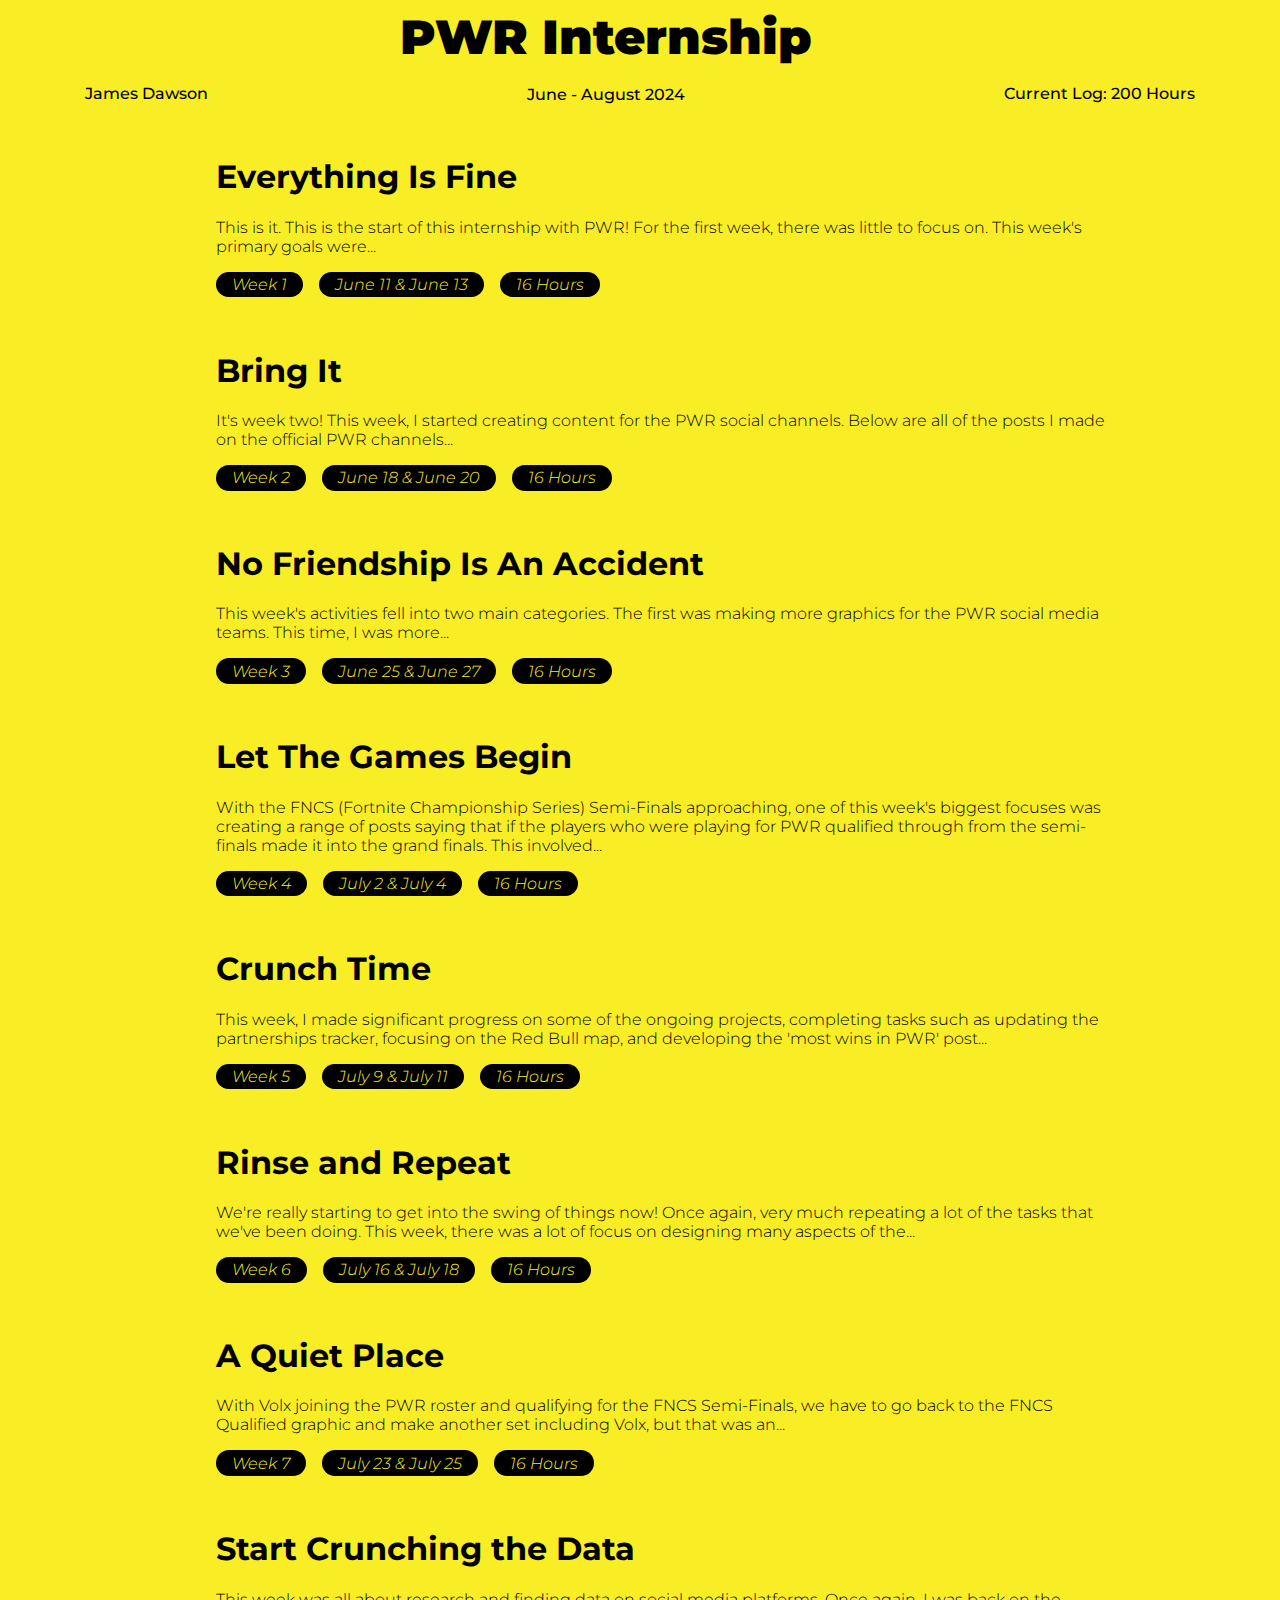
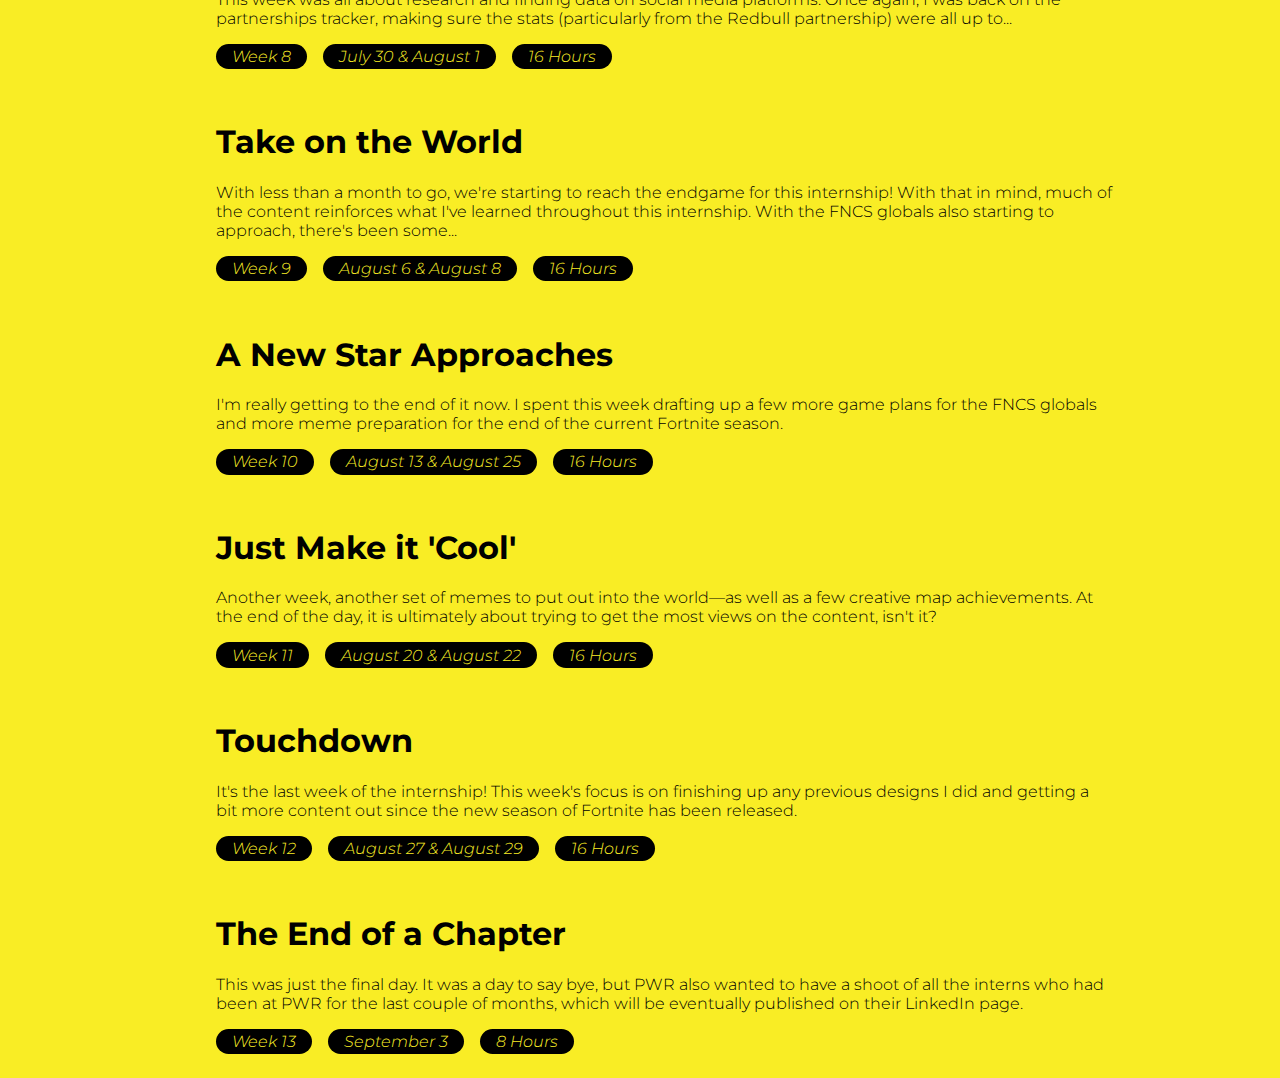
<file: index.html>
<!DOCTYPE html>

<html lang="en">

    <head>

        <meta charset="utf-8" name="viewport" content="width=device-width, initial-scale=1.0">

        <link rel="stylesheet" type="text/css" href="/style.css">

        <link rel="preconnect" href="https://fonts.googleapis.com">
        <link rel="preconnect" href="https://fonts.gstatic.com" crossorigin>
        <link href="https://fonts.googleapis.com/css2?family=Montserrat:ital,wght@0,100..900;1,100..900&display=swap" rel="stylesheet">

        <title>Internship | James Dawson</title>
    </head>

    <body>


        <header>
            <div class="infoContainer">
                <div class="infoItem infoName"><span class="scuff"><br><br><br><br></span>James Dawson</div>
                <div class="infoItem infoTitle"><div class="title">PWR Internship</div><span class="scuff"><br></span>June - August 2024</div>
                <div class="infoItem infoHours"><span class="scuff"><br><br><br><br></span>Current Log: 200 Hours</div>
            </div>
        </header>

        <main>

            <a href="01.html"><article>
                <h1>Everything Is Fine</h1>
                <p>
                    This is it. This is the start of this internship with PWR! For the first week, there was little to focus on. This week's primary goals were...</p>
                <div class="tagContainer">
                    <div class="tagItem">Week 1</div>
                    <div class="tagItem">June 11 & June 13</div>
                    <div class="tagItem">16 Hours</div>
                </div>
            </article></a>
            
            <a href="02.html"><article>
                <h1>Bring It</h1>
                <p>
                    It's week two! This week, I started creating content for the PWR social channels. Below are all of the posts I made on the official PWR channels...
                </p>
                <div class="tagContainer">
                    <div class="tagItem">Week 2</div>
                    <div class="tagItem">June 18 & June 20</div>
                    <div class="tagItem">16 Hours</div>
                </div>            
            </article></a>

            <a href="03.html"><article>
                <h1>No Friendship Is An Accident</h1>
                <p>
                    This week's activities fell into two main categories. The first was making more graphics for the PWR social media teams. This time, I was more...
                </p>
                <div class="tagContainer">
                    <div class="tagItem">Week 3</div>
                    <div class="tagItem">June 25 & June 27</div>
                    <div class="tagItem">16 Hours</div>
                </div>            
            </article></a>

            <a href="04.html"><article>
                <h1>Let The Games Begin</h1>
                <p>
                    With the FNCS (Fortnite Championship Series) Semi-Finals approaching, one of this week's biggest focuses was creating a range of posts saying that if the players who were playing for PWR qualified through from the semi-finals made it into the grand finals. This involved...                
                </p>
                <div class="tagContainer">
                    <div class="tagItem">Week 4</div>
                    <div class="tagItem">July 2 & July 4</div>
                    <div class="tagItem">16 Hours</div>
                </div>            
            </article></a>

            <a href="05.html"><article>
                <h1>Crunch Time</h1>
                <p>
                    This week, I made significant progress on some of the ongoing projects, completing tasks such as updating the partnerships tracker, focusing on the Red Bull map, and developing the 'most wins in PWR' post...                 </p>
                <div class="tagContainer">
                    <div class="tagItem">Week 5</div>
                    <div class="tagItem">July 9 & July 11</div>
                    <div class="tagItem">16 Hours</div>
                </div>            
            </article></a>

            <a href="06.html"><article>
                <h1>Rinse and Repeat</h1>
                <p>
                    We're really starting to get into the swing of things now! Once again, very much repeating a lot of the tasks that we've been doing. This week, there was a lot of focus on designing many aspects of the...                </p>
                <div class="tagContainer">
                    <div class="tagItem">Week 6</div>
                    <div class="tagItem">July 16 & July 18</div>
                    <div class="tagItem">16 Hours</div>
                </div>            
            </article></a>

            <a href="07.html"><article>
                <h1>A Quiet Place</h1>
                <p>
                    With Volx joining the PWR roster and qualifying for the FNCS Semi-Finals, we have to go back to the FNCS Qualified graphic and make another set including Volx, but that was an...                </p>
                <div class="tagContainer">
                    <div class="tagItem">Week 7</div>
                    <div class="tagItem">July 23 & July 25</div>
                    <div class="tagItem">16 Hours</div>
                </div>            
            </article></a>

            <a href="08.html"><article>
                <h1>Start Crunching the Data</h1>
                <p>
                    This week was all about research and finding data on social media platforms. Once again, I was back on the partnerships tracker, making sure the stats (particularly from the Redbull partnership) were all up to...
                                </p>
                <div class="tagContainer">
                    <div class="tagItem">Week 8</div>
                    <div class="tagItem">July 30 & August 1</div>
                    <div class="tagItem">16 Hours</div>
                </div>            
            </article></a>

            <a href="09.html"><article>
                <h1>Take on the World</h1>
                <p>
                    With less than a month to go, we're starting to reach the endgame for this internship! With that in mind, much of the content reinforces what I've learned throughout this internship. With the FNCS globals also starting to approach, there's been some...
                </p>
                <div class="tagContainer">
                    <div class="tagItem">Week 9</div>
                    <div class="tagItem">August 6 & August 8</div>
                    <div class="tagItem">16 Hours</div>
                </div>            
            </article></a>

            <a href="10.html"><article>
                <h1>A New Star Approaches</h1>
                <p>
                    I'm really getting to the end of it now. I spent this week drafting up a few more game plans for the FNCS globals and more meme preparation for the end of the current Fortnite season.
                </p>
                <div class="tagContainer">
                    <div class="tagItem">Week 10</div>
                    <div class="tagItem">August 13 & August 25</div>
                    <div class="tagItem">16 Hours</div>
                </div>            
            </article></a>

            <a href="11.html"><article>
                <h1>Just Make it 'Cool'</h1>
                <p>
                    Another week, another set of memes to put out into the world—as well as a few creative map achievements. At the end of the day, it is ultimately about trying to get the most views on the content, isn't it?
                </p>
                <div class="tagContainer">
                    <div class="tagItem">Week 11</div>
                    <div class="tagItem">August 20 & August 22</div>
                    <div class="tagItem">16 Hours</div>
                </div>            
            </article></a>

            <a href="12.html"><article>
                <h1>Touchdown</h1>
                <p>
                    It's the last week of the internship! This week's focus is on finishing up any previous designs I did and getting a bit more content out since the new season of Fortnite has been released.

                </p>
                <div class="tagContainer">
                    <div class="tagItem">Week 12</div>
                    <div class="tagItem">August 27 & August 29</div>
                    <div class="tagItem">16 Hours</div>
                </div>            
            </article></a>

            <a href="13.html"><article>
                <h1>The End of a Chapter</h1>
                <p>
                    This was just the final day. It was a day to say bye, but PWR also wanted to have a shoot of all the interns who had been at PWR for the last couple of months, which will be eventually published on their LinkedIn page.
                </p>
                <div class="tagContainer">
                    <div class="tagItem">Week 13</div>
                    <div class="tagItem">September 3</div>
                    <div class="tagItem">8 Hours</div>
                </div>            
            </article></a>

        </main>

    </body>

</html>
</file>
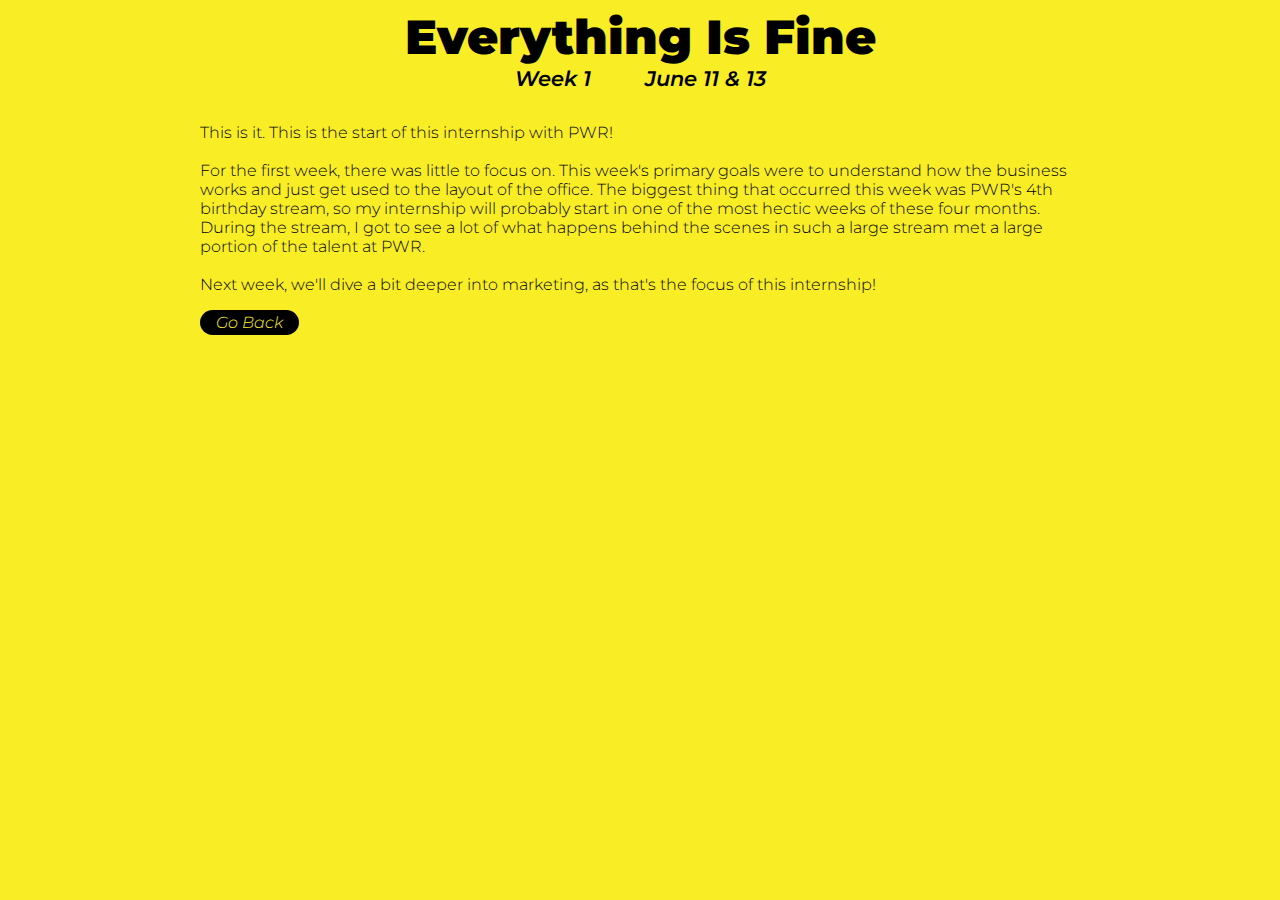
<file: 01.html>
<!DOCTYPE html>

<html lang="en">

    <head>

        <meta charset="utf-8" name="viewport" content="width=device-width, initial-scale=1.0">

        <link rel="stylesheet" type="text/css" href="/style.css">

        <link rel="preconnect" href="https://fonts.googleapis.com">
        <link rel="preconnect" href="https://fonts.gstatic.com" crossorigin>
        <link href="https://fonts.googleapis.com/css2?family=Montserrat:ital,wght@0,100..900;1,100..900&display=swap" rel="stylesheet">

        <title>Week 1 | Internship | James Dawson</title>
    </head>

    <body>

        <header>
            <span class="title">Everything Is Fine</span><br>
            <span class="subtitle">Week 1&nbsp;&nbsp;&nbsp;&nbsp;&nbsp;&nbsp;&nbsp;&nbsp; June 11 & 13</span>
        </header>

        <main>
            <p>
                This is it. This is the start of this internship with PWR!
                <br><br>
                For the first week, there was little to focus on. This week's primary goals were to understand how the business works and just get used to the layout of the office. The biggest thing that occurred this week was PWR's 4th birthday stream, so my internship will probably start in one of the most hectic weeks of these four months. During the stream, I got to see a lot of what happens behind the scenes in such a large stream met a large portion of the talent at PWR.
                <br><br>
                Next week, we'll dive a bit deeper into marketing, as that's the focus of this internship!
            </p>


            <br><br><br>
            <a href="/index.html">
                <div class="tagItem backHover">
                    Go Back
                </div>
                </a>
        </main>



    </body>

</html>
</file>
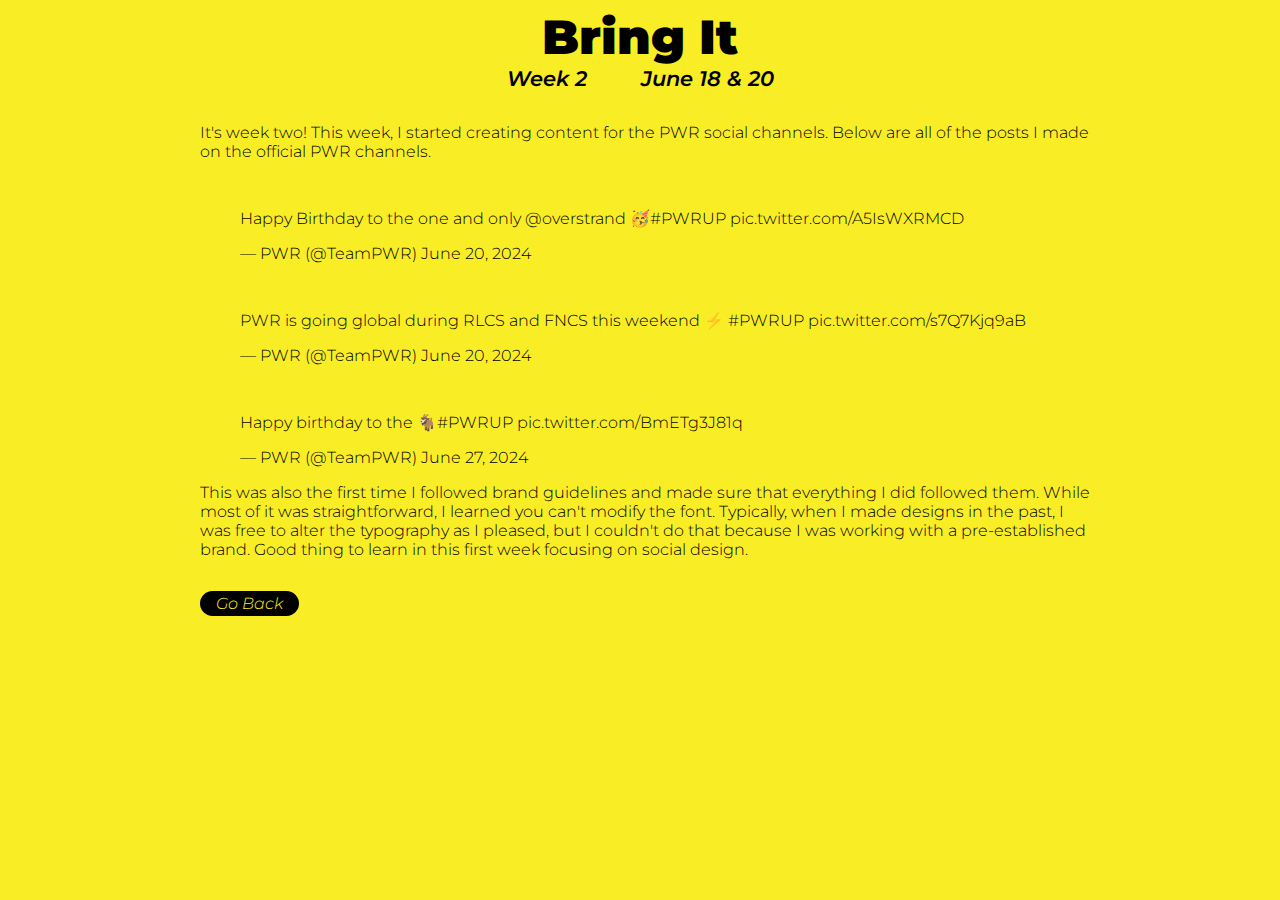
<file: 02.html>
<!DOCTYPE html>

<html lang="en">

    <head>

        <meta charset="utf-8" name="viewport" content="width=device-width, initial-scale=1.0">

        <link rel="stylesheet" type="text/css" href="/style.css">

        <link rel="preconnect" href="https://fonts.googleapis.com">
        <link rel="preconnect" href="https://fonts.gstatic.com" crossorigin>
        <link href="https://fonts.googleapis.com/css2?family=Montserrat:ital,wght@0,100..900;1,100..900&display=swap" rel="stylesheet">

        <title>Week 1 | Internship | James Dawson</title>
    </head>

    <body>

        <header>
            <span class="title">Bring It</span><br>
            <span class="subtitle">Week 2&nbsp;&nbsp;&nbsp;&nbsp;&nbsp;&nbsp;&nbsp;&nbsp; June 18 & 20</span>
        </header>

        <main>
            <p>
                It's week two! This week, I started creating content for the PWR social channels. Below are all of the posts I made on the official PWR channels.
                <blockquote class="twitter-tweet"><p lang="en" dir="ltr">Happy Birthday to the one and only <a href="https://twitter.com/overstrand?ref_src=twsrc%5Etfw">@overstrand</a> 🥳<a href="https://twitter.com/hashtag/PWRUP?src=hash&amp;ref_src=twsrc%5Etfw">#PWRUP</a> <a href="https://t.co/A5IsWXRMCD">pic.twitter.com/A5IsWXRMCD</a></p>&mdash; PWR (@TeamPWR) <a href="https://twitter.com/TeamPWR/status/1803627730380136499?ref_src=twsrc%5Etfw">June 20, 2024</a></blockquote> <script async src="https://platform.twitter.com/widgets.js" charset="utf-8"></script>
                <br><br>
                <blockquote class="twitter-tweet"><p lang="en" dir="ltr">PWR is going global during RLCS and FNCS this weekend ⚡ <a href="https://twitter.com/hashtag/PWRUP?src=hash&amp;ref_src=twsrc%5Etfw">#PWRUP</a> <a href="https://t.co/s7Q7Kjq9aB">pic.twitter.com/s7Q7Kjq9aB</a></p>&mdash; PWR (@TeamPWR) <a href="https://twitter.com/TeamPWR/status/1803761802150654333?ref_src=twsrc%5Etfw">June 20, 2024</a></blockquote> <script async src="https://platform.twitter.com/widgets.js" charset="utf-8"></script>
                <br><br>
                <blockquote class="twitter-tweet"><p lang="en" dir="ltr">Happy birthday to the 🐐<a href="https://twitter.com/hashtag/PWRUP?src=hash&amp;ref_src=twsrc%5Etfw">#PWRUP</a> <a href="https://t.co/BmETg3J81q">pic.twitter.com/BmETg3J81q</a></p>&mdash; PWR (@TeamPWR) <a href="https://twitter.com/TeamPWR/status/1806152393652142126?ref_src=twsrc%5Etfw">June 27, 2024</a></blockquote> <script async src="https://platform.twitter.com/widgets.js" charset="utf-8"></script>
                This was also the first time I followed brand guidelines and made sure that everything I did followed them. While most of it was straightforward, I learned you can't modify the font. Typically, when I made designs in the past, I was free to alter the typography as I pleased, but I couldn't do that because I was working with a pre-established brand. Good thing to learn in this first week focusing on social design.
                
            </p>


            
            <a href="/index.html">
                <div class="tagItem backHover">
                    Go Back
                </div>
                </a>
        </main>



    </body>

</html>
</file>
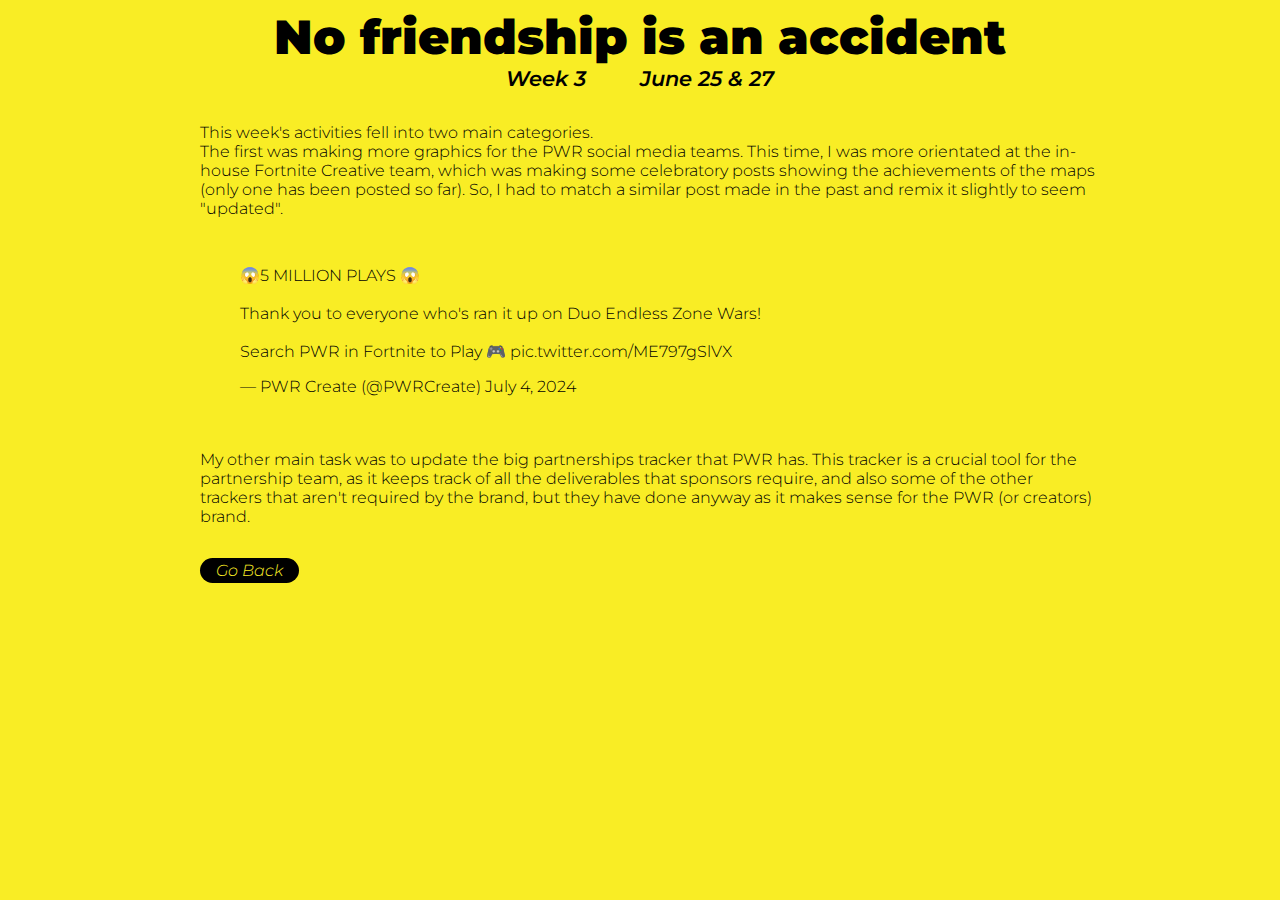
<file: 03.html>
<!DOCTYPE html>

<html lang="en">

    <head>

        <meta charset="utf-8" name="viewport" content="width=device-width, initial-scale=1.0">

        <link rel="stylesheet" type="text/css" href="/style.css">

        <link rel="preconnect" href="https://fonts.googleapis.com">
        <link rel="preconnect" href="https://fonts.gstatic.com" crossorigin>
        <link href="https://fonts.googleapis.com/css2?family=Montserrat:ital,wght@0,100..900;1,100..900&display=swap" rel="stylesheet">

        <title>Week 3 | Internship | James Dawson</title>
    </head>

    <body>

        <header>
            <span class="title">No friendship is an accident</span><br>
            <span class="subtitle">Week 3&nbsp;&nbsp;&nbsp;&nbsp;&nbsp;&nbsp;&nbsp;&nbsp; June 25 & 27</span>
        </header>

        <main>
            <p>
                This week's activities fell into two main categories.
                <br>
                The first was making more graphics for the PWR social media teams. This time, I was more orientated at the in-house Fortnite Creative team, which was making some celebratory posts showing the achievements of the maps (only one has been posted so far). So, I had to match a similar post made in the past and remix it slightly to seem "updated".
                <blockquote class="twitter-tweet"><p lang="en" dir="ltr">😱5 MILLION PLAYS 😱<br><br>Thank you to everyone who&#39;s ran it up on Duo Endless Zone Wars!<br><br>Search PWR in Fortnite to Play 🎮 <a href="https://t.co/ME797gSlVX">pic.twitter.com/ME797gSlVX</a></p>&mdash; PWR Create (@PWRCreate) <a href="https://twitter.com/PWRCreate/status/1808863080857694210?ref_src=twsrc%5Etfw">July 4, 2024</a></blockquote> <script async src="https://platform.twitter.com/widgets.js" charset="utf-8"></script>
                <br><br>
                My other main task was to update the big partnerships tracker that PWR has. This tracker is a crucial tool for the partnership team, as it keeps track of all the deliverables that sponsors require, and also some of the other trackers that aren't required by the brand, but they have done anyway as it makes sense for the PWR (or creators) brand.
            </p>


            
            <a href="/index.html">
                <div class="tagItem backHover">
                    Go Back
                </div>
                </a>
        </main>



    </body>

</html>
</file>
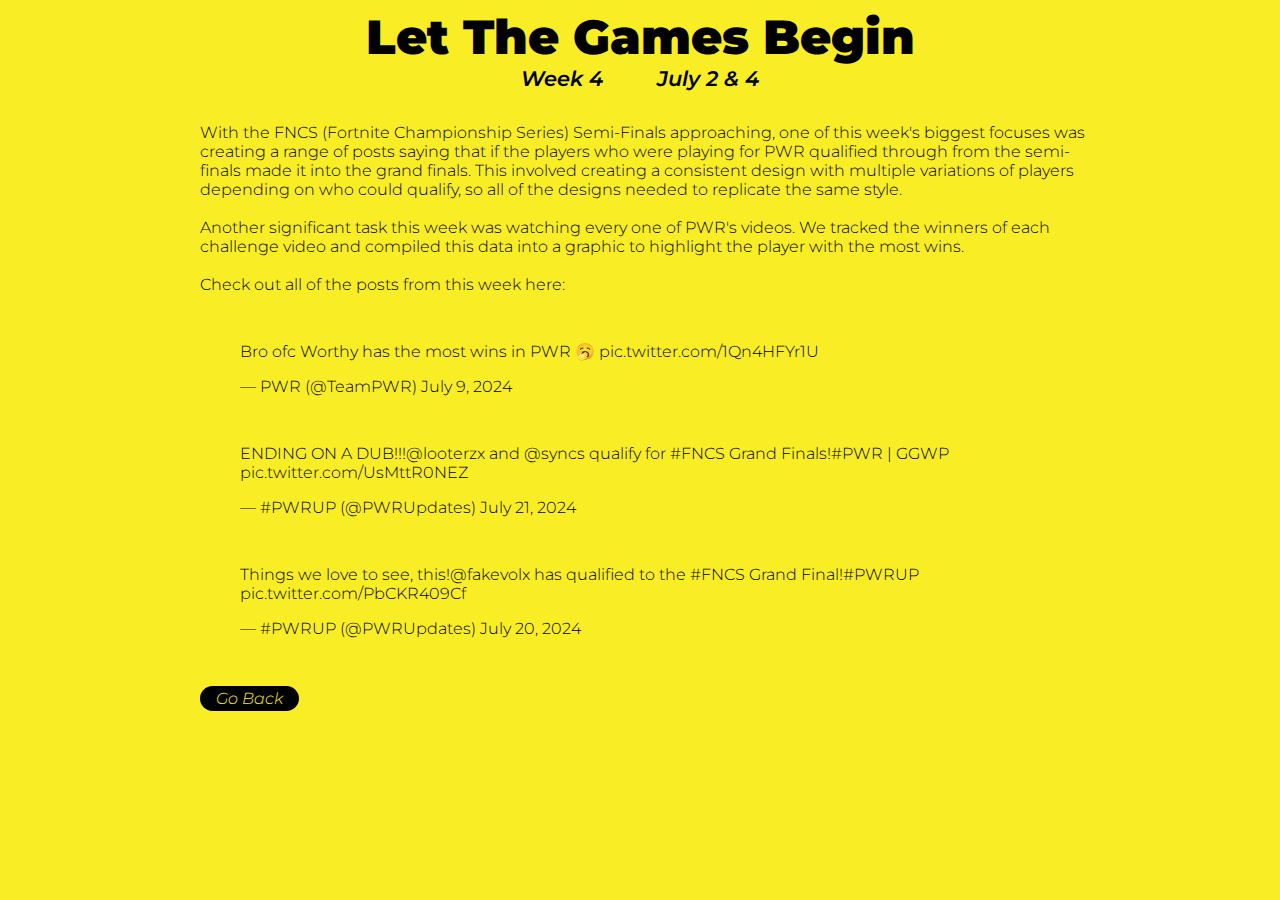
<file: 04.html>
<!DOCTYPE html>

<html lang="en">

    <head>

        <meta charset="utf-8" name="viewport" content="width=device-width, initial-scale=1.0">

        <link rel="stylesheet" type="text/css" href="/style.css">

        <link rel="preconnect" href="https://fonts.googleapis.com">
        <link rel="preconnect" href="https://fonts.gstatic.com" crossorigin>
        <link href="https://fonts.googleapis.com/css2?family=Montserrat:ital,wght@0,100..900;1,100..900&display=swap" rel="stylesheet">

        <title>Week 4 | Internship | James Dawson</title>
    </head>

    <body>

        <header>
            <span class="title">Let The Games Begin</span><br>
            <span class="subtitle">Week 4&nbsp;&nbsp;&nbsp;&nbsp;&nbsp;&nbsp;&nbsp;&nbsp; July 2 & 4</span>
        </header>

        <main>
            <p>
                With the FNCS (Fortnite Championship Series) Semi-Finals approaching, one of this week's biggest focuses was creating a range of posts saying that if the players who were playing for PWR qualified through from the semi-finals made it into the grand finals. This involved creating a consistent design with multiple variations of players depending on who could qualify, so all of the designs needed to replicate the same style.
                <br><br>
                Another significant task this week was watching every one of PWR's videos. We tracked the winners of each challenge video and compiled this data into a graphic to highlight the player with the most wins.
                <br><br>
                Check out all of the posts from this week here:
                <br>
                <blockquote class="twitter-tweet"><p lang="en" dir="ltr">Bro ofc Worthy has the most wins in PWR 🥱 <a href="https://t.co/1Qn4HFYr1U">pic.twitter.com/1Qn4HFYr1U</a></p>&mdash; PWR (@TeamPWR) <a href="https://twitter.com/TeamPWR/status/1810630207931617537?ref_src=twsrc%5Etfw">July 9, 2024</a></blockquote> <script async src="https://platform.twitter.com/widgets.js" charset="utf-8"></script>
                <blockquote class="twitter-tweet"><p lang="en" dir="ltr">ENDING ON A DUB!!!<a href="https://twitter.com/looterzx?ref_src=twsrc%5Etfw">@looterzx</a> and <a href="https://twitter.com/syncs?ref_src=twsrc%5Etfw">@syncs</a> qualify for <a href="https://twitter.com/hashtag/FNCS?src=hash&amp;ref_src=twsrc%5Etfw">#FNCS</a> Grand Finals!<a href="https://twitter.com/hashtag/PWR?src=hash&amp;ref_src=twsrc%5Etfw">#PWR</a> | GGWP <a href="https://t.co/UsMttR0NEZ">pic.twitter.com/UsMttR0NEZ</a></p>&mdash; #PWRUP (@PWRUpdates) <a href="https://twitter.com/PWRUpdates/status/1815001021703487705?ref_src=twsrc%5Etfw">July 21, 2024</a></blockquote> <script async src="https://platform.twitter.com/widgets.js" charset="utf-8"></script>
                <blockquote class="twitter-tweet"><p lang="en" dir="ltr">Things we love to see, this!<a href="https://twitter.com/fakevolx?ref_src=twsrc%5Etfw">@fakevolx</a> has qualified to the <a href="https://twitter.com/hashtag/FNCS?src=hash&amp;ref_src=twsrc%5Etfw">#FNCS</a> Grand Final!<a href="https://twitter.com/hashtag/PWRUP?src=hash&amp;ref_src=twsrc%5Etfw">#PWRUP</a> <a href="https://t.co/PbCKR409Cf">pic.twitter.com/PbCKR409Cf</a></p>&mdash; #PWRUP (@PWRUpdates) <a href="https://twitter.com/PWRUpdates/status/1814601011971170484?ref_src=twsrc%5Etfw">July 20, 2024</a></blockquote> <script async src="https://platform.twitter.com/widgets.js" charset="utf-8"></script>
            </p>

            <br>
            <a href="/index.html">
                <div class="tagItem backHover">
                    Go Back
                </div>
                </a>
        </main>



    </body>

</html>
</file>
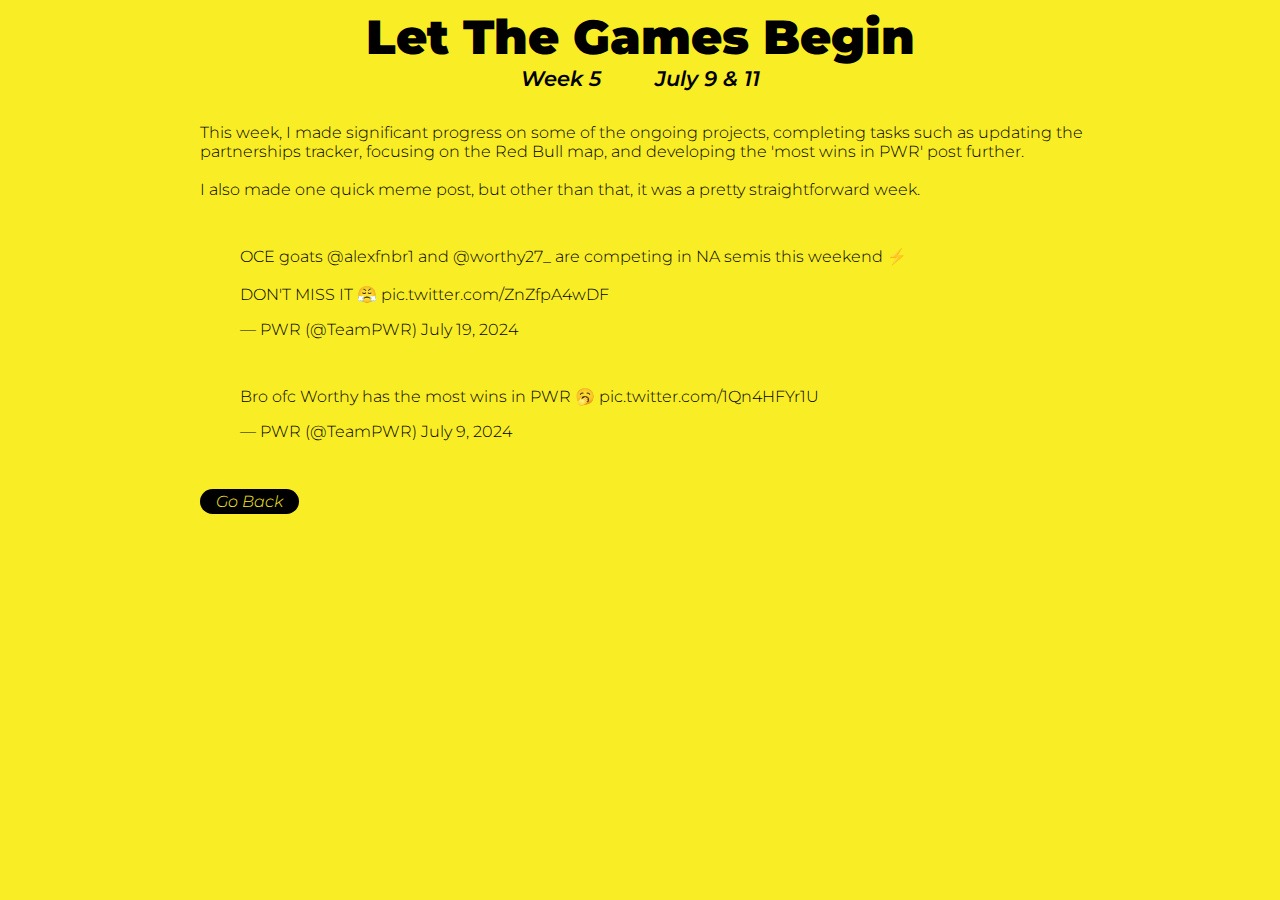
<file: 05.html>
<!DOCTYPE html>

<html lang="en">

    <head>

        <meta charset="utf-8" name="viewport" content="width=device-width, initial-scale=1.0">

        <link rel="stylesheet" type="text/css" href="/style.css">

        <link rel="preconnect" href="https://fonts.googleapis.com">
        <link rel="preconnect" href="https://fonts.gstatic.com" crossorigin>
        <link href="https://fonts.googleapis.com/css2?family=Montserrat:ital,wght@0,100..900;1,100..900&display=swap" rel="stylesheet">

        <title>Week 5 | Internship | James Dawson</title>
    </head>

    <body>

        <header>
            <span class="title">Let The Games Begin</span><br>
            <span class="subtitle">Week 5&nbsp;&nbsp;&nbsp;&nbsp;&nbsp;&nbsp;&nbsp;&nbsp; July 9 & 11</span>
        </header>

        <main>
            <p>
                This week, I made significant progress on some of the ongoing projects, completing tasks such as updating the partnerships tracker, focusing on the Red Bull map, and developing the 'most wins in PWR' post further. 
                <br><br>
                I also made one quick meme post, but other than that, it was a pretty straightforward week.
                
                <blockquote class="twitter-tweet"><p lang="en" dir="ltr">OCE goats <a href="https://twitter.com/alexfnbr1?ref_src=twsrc%5Etfw">@alexfnbr1</a> and <a href="https://twitter.com/worthy27_?ref_src=twsrc%5Etfw">@worthy27_</a> are competing in NA semis this weekend ⚡️<br><br>DON&#39;T MISS IT 😤 <a href="https://t.co/ZnZfpA4wDF">pic.twitter.com/ZnZfpA4wDF</a></p>&mdash; PWR (@TeamPWR) <a href="https://twitter.com/TeamPWR/status/1814276501510238311?ref_src=twsrc%5Etfw">July 19, 2024</a></blockquote> <script async src="https://platform.twitter.com/widgets.js" charset="utf-8"></script>
                <blockquote class="twitter-tweet"><p lang="en" dir="ltr">Bro ofc Worthy has the most wins in PWR 🥱 <a href="https://t.co/1Qn4HFYr1U">pic.twitter.com/1Qn4HFYr1U</a></p>&mdash; PWR (@TeamPWR) <a href="https://twitter.com/TeamPWR/status/1810630207931617537?ref_src=twsrc%5Etfw">July 9, 2024</a></blockquote> <script async src="https://platform.twitter.com/widgets.js" charset="utf-8"></script>
            </p>

            <br>
            <a href="/index.html">
                <div class="tagItem backHover">
                    Go Back
                </div>
                </a>
        </main>



    </body>

</html>
</file>
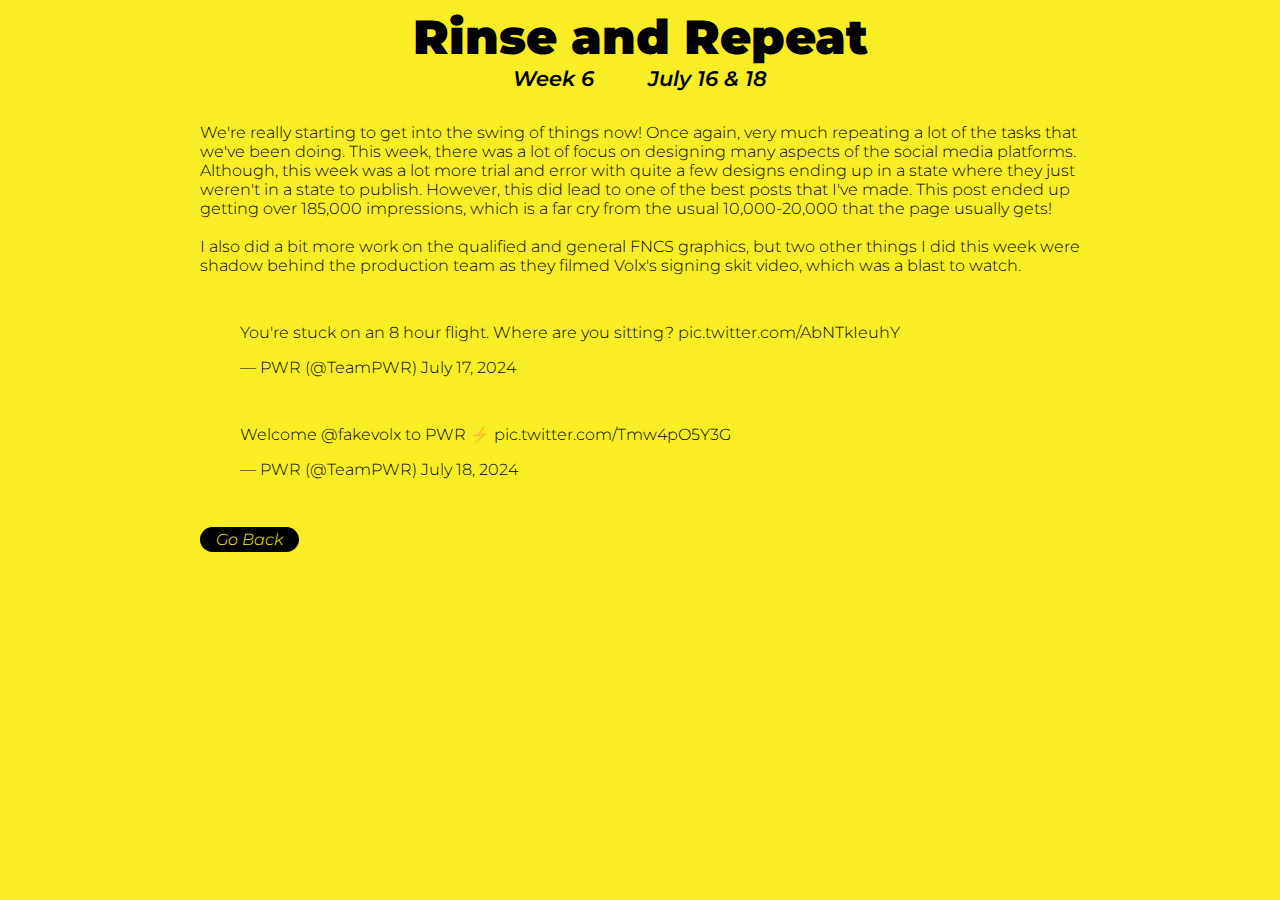
<file: 06.html>
<!DOCTYPE html>

<html lang="en">

    <head>

        <meta charset="utf-8" name="viewport" content="width=device-width, initial-scale=1.0">

        <link rel="stylesheet" type="text/css" href="/style.css">

        <link rel="preconnect" href="https://fonts.googleapis.com">
        <link rel="preconnect" href="https://fonts.gstatic.com" crossorigin>
        <link href="https://fonts.googleapis.com/css2?family=Montserrat:ital,wght@0,100..900;1,100..900&display=swap" rel="stylesheet">

        <title>Week 4 | Internship | James Dawson</title>
    </head>

    <body>

        <header>
            <span class="title">Rinse and Repeat</span><br>
            <span class="subtitle">Week 6&nbsp;&nbsp;&nbsp;&nbsp;&nbsp;&nbsp;&nbsp;&nbsp; July 16 & 18</span>
        </header>

        <main>
            <p>
                We're really starting to get into the swing of things now! Once again, very much repeating a lot of the tasks that we've been doing. This week, there was a lot of focus on designing many aspects of the social media platforms. Although, this week was a lot more trial and error with quite a few designs ending up in a state where they just weren't in a state to publish. However, this did lead to one of the best posts that I've made. This post ended up getting over 185,000 impressions, which is a far cry from the usual 10,000-20,000 that the page usually gets!
                <br><br>
                I also did a bit more work on the qualified and general FNCS graphics, but two other things I did this week were shadow behind the production team as they filmed Volx's signing skit video, which was a blast to watch.
                
                <blockquote class="twitter-tweet"><p lang="en" dir="ltr">You&#39;re stuck on an 8 hour flight. Where are you sitting? <a href="https://t.co/AbNTkIeuhY">pic.twitter.com/AbNTkIeuhY</a></p>&mdash; PWR (@TeamPWR) <a href="https://twitter.com/TeamPWR/status/1813551726429114533?ref_src=twsrc%5Etfw">July 17, 2024</a></blockquote> <script async src="https://platform.twitter.com/widgets.js" charset="utf-8"></script>
                <blockquote class="twitter-tweet"><p lang="en" dir="ltr">Welcome <a href="https://twitter.com/fakevolx?ref_src=twsrc%5Etfw">@fakevolx</a> to PWR ⚡️ <a href="https://t.co/Tmw4pO5Y3G">pic.twitter.com/Tmw4pO5Y3G</a></p>&mdash; PWR (@TeamPWR) <a href="https://twitter.com/TeamPWR/status/1813899575507517771?ref_src=twsrc%5Etfw">July 18, 2024</a></blockquote> <script async src="https://platform.twitter.com/widgets.js" charset="utf-8"></script>
            </p>

            <br>
            <a href="/index.html">
                <div class="tagItem backHover">
                    Go Back
                </div>
                </a>
        </main>



    </body>

</html>
</file>
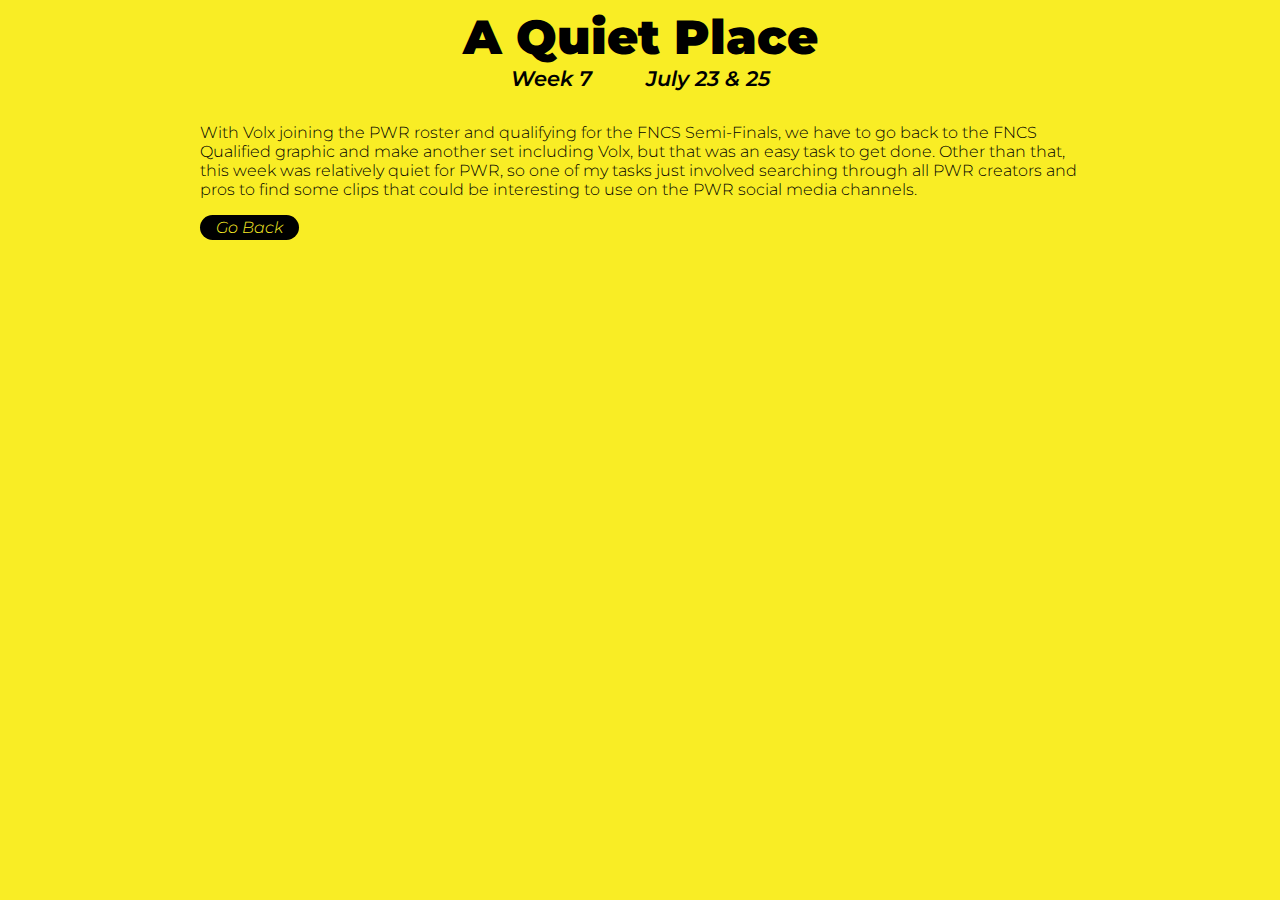
<file: 07.html>
<!DOCTYPE html>

<html lang="en">

    <head>

        <meta charset="utf-8" name="viewport" content="width=device-width, initial-scale=1.0">

        <link rel="stylesheet" type="text/css" href="/style.css">

        <link rel="preconnect" href="https://fonts.googleapis.com">
        <link rel="preconnect" href="https://fonts.gstatic.com" crossorigin>
        <link href="https://fonts.googleapis.com/css2?family=Montserrat:ital,wght@0,100..900;1,100..900&display=swap" rel="stylesheet">

        <title>Week 7 | Internship | James Dawson</title>
    </head>

    <body>

        <header>
            <span class="title">A Quiet Place</span><br>
            <span class="subtitle">Week 7&nbsp;&nbsp;&nbsp;&nbsp;&nbsp;&nbsp;&nbsp;&nbsp; July 23 & 25</span>
        </header>

        <main>
            <p>
                With Volx joining the PWR roster and qualifying for the FNCS Semi-Finals, we have to go back to the FNCS Qualified graphic and make another set including Volx, but that was an easy task to get done. Other than that, this week was relatively quiet for PWR, so one of my tasks just involved searching through all PWR creators and pros to find some clips that could be interesting to use on the PWR social media channels.           
            </p>


            <br><br><br>
            <a href="/index.html">
                <div class="tagItem backHover">
                    Go Back
                </div>
                </a>
        </main>



    </body>

</html>
</file>
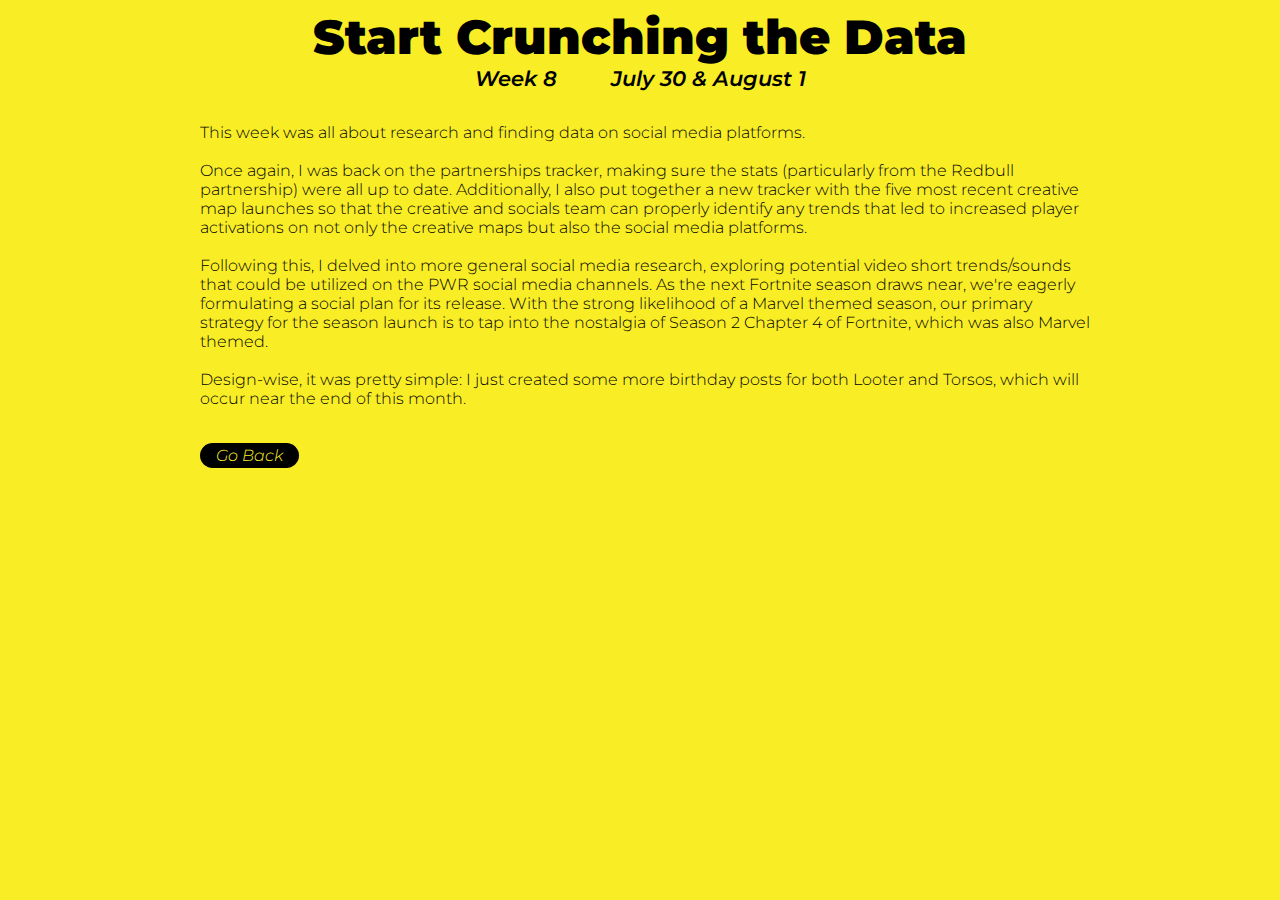
<file: 08.html>
<!DOCTYPE html>

<html lang="en">

    <head>

        <meta charset="utf-8" name="viewport" content="width=device-width, initial-scale=1.0">

        <link rel="stylesheet" type="text/css" href="/style.css">

        <link rel="preconnect" href="https://fonts.googleapis.com">
        <link rel="preconnect" href="https://fonts.gstatic.com" crossorigin>
        <link href="https://fonts.googleapis.com/css2?family=Montserrat:ital,wght@0,100..900;1,100..900&display=swap" rel="stylesheet">

        <title>Week 8 | Internship | James Dawson</title>
    </head>

    <body>

        <header>
            <span class="title">Start Crunching the Data</span><br>
            <span class="subtitle">Week 8&nbsp;&nbsp;&nbsp;&nbsp;&nbsp;&nbsp;&nbsp;&nbsp; July 30 & August 1</span>
        </header>

        <main>
            <p>
                This week was all about research and finding data on social media platforms.
                <br><br>
                Once again, I was back on the partnerships tracker, making sure the stats (particularly from the Redbull partnership) were all up to date. Additionally, I also put together a new tracker with the five most recent creative map launches so that the creative and socials team can properly identify any trends that led to increased player activations on not only the creative maps but also the social media platforms.
                <br><br>
                Following this, I delved into more general social media research, exploring potential video short trends/sounds that could be utilized on the PWR social media channels. As the next Fortnite season draws near, we're eagerly formulating a social plan for its release. With the strong likelihood of a Marvel themed season, our primary strategy for the season launch is to tap into the nostalgia of Season 2 Chapter 4 of Fortnite, which was also Marvel themed.
                <br><br>
                Design-wise, it was pretty simple: I just created some more birthday posts for both Looter and Torsos, which will occur near the end of this month.
                <br><br>
            </p>


            <br><br><br>
            <a href="/index.html">
                <div class="tagItem backHover">
                    Go Back
                </div>
                </a>
        </main>



    </body>

</html>
</file>
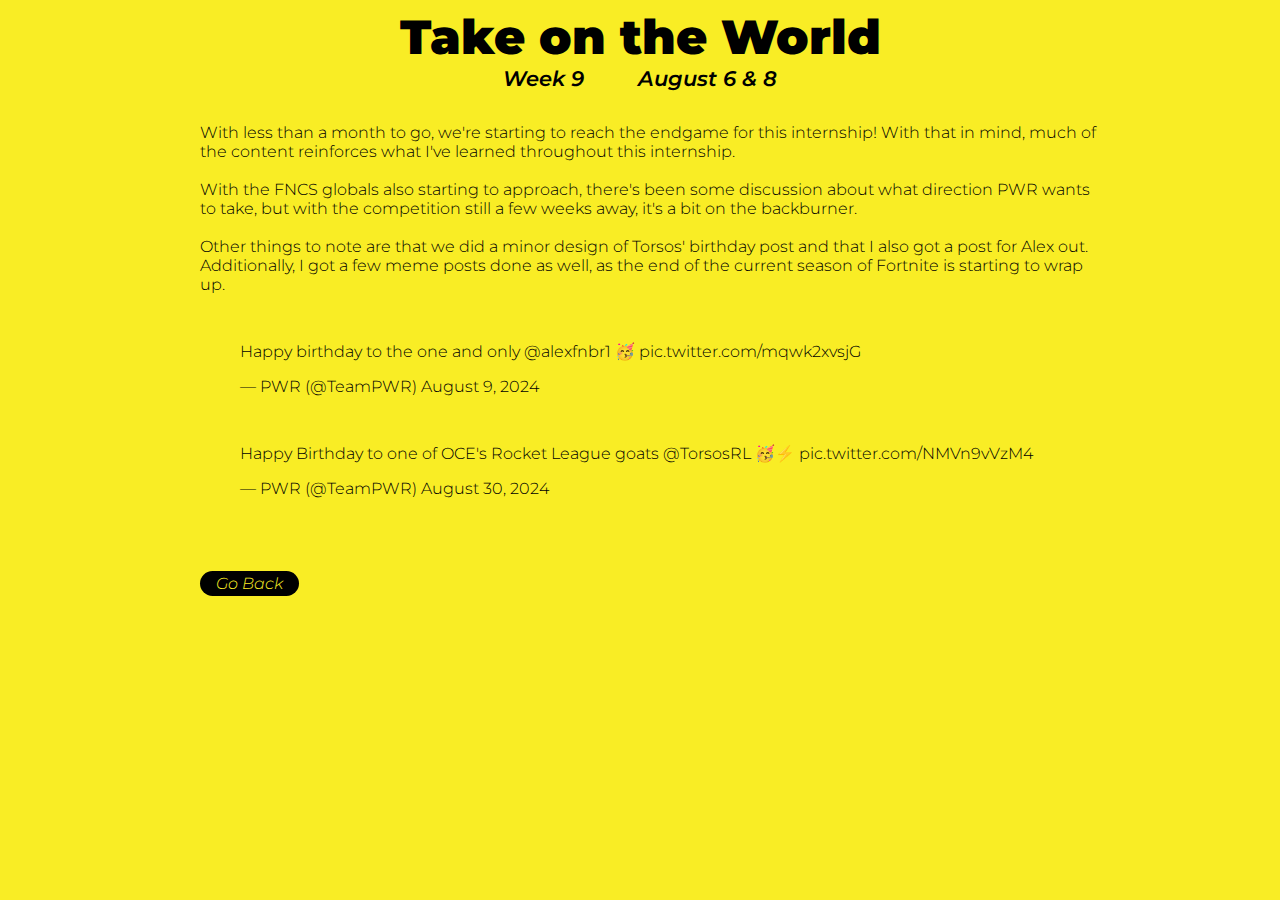
<file: 09.html>
<!DOCTYPE html>

<html lang="en">

    <head>

        <meta charset="utf-8" name="viewport" content="width=device-width, initial-scale=1.0">

        <link rel="stylesheet" type="text/css" href="/style.css">

        <link rel="preconnect" href="https://fonts.googleapis.com">
        <link rel="preconnect" href="https://fonts.gstatic.com" crossorigin>
        <link href="https://fonts.googleapis.com/css2?family=Montserrat:ital,wght@0,100..900;1,100..900&display=swap" rel="stylesheet">

        <title>Week 9 | Internship | James Dawson</title>
    </head>

    <body>

        <header>
            <span class="title">Take on the World</span><br>
            <span class="subtitle">Week 9&nbsp;&nbsp;&nbsp;&nbsp;&nbsp;&nbsp;&nbsp;&nbsp; August 6 & 8</span>
        </header>

        <main>
            <p>
                With less than a month to go, we're starting to reach the endgame for this internship! With that in mind, much of the content reinforces what I've learned throughout this internship. 
                <br><br>
                With the FNCS globals also starting to approach, there's been some discussion about what direction PWR wants to take, but with the competition still a few weeks away, it's a bit on the backburner.
                <br><br>
                Other things to note are that we did a minor design of Torsos' birthday post and that I also got a post for Alex out. Additionally, I got a few meme posts done as well, as the end of the current season of Fortnite is starting to wrap up.
                <blockquote class="twitter-tweet"><p lang="en" dir="ltr">Happy birthday to the one and only <a href="https://twitter.com/alexfnbr1?ref_src=twsrc%5Etfw">@alexfnbr1</a> 🥳 <a href="https://t.co/mqwk2xvsjG">pic.twitter.com/mqwk2xvsjG</a></p>&mdash; PWR (@TeamPWR) <a href="https://twitter.com/TeamPWR/status/1821749952122646620?ref_src=twsrc%5Etfw">August 9, 2024</a></blockquote> <script async src="https://platform.twitter.com/widgets.js" charset="utf-8"></script>
                <blockquote class="twitter-tweet"><p lang="en" dir="ltr">Happy Birthday to one of OCE&#39;s Rocket League goats <a href="https://twitter.com/TorsosRL?ref_src=twsrc%5Etfw">@TorsosRL</a> 🥳⚡️ <a href="https://t.co/NMVn9vVzM4">pic.twitter.com/NMVn9vVzM4</a></p>&mdash; PWR (@TeamPWR) <a href="https://twitter.com/TeamPWR/status/1829345797109948523?ref_src=twsrc%5Etfw">August 30, 2024</a></blockquote> <script async src="https://platform.twitter.com/widgets.js" charset="utf-8"></script>            </p>


            <br><br><br>
            <a href="/index.html">
                <div class="tagItem backHover">
                    Go Back
                </div>
                </a>
        </main>



    </body>

</html>
</file>
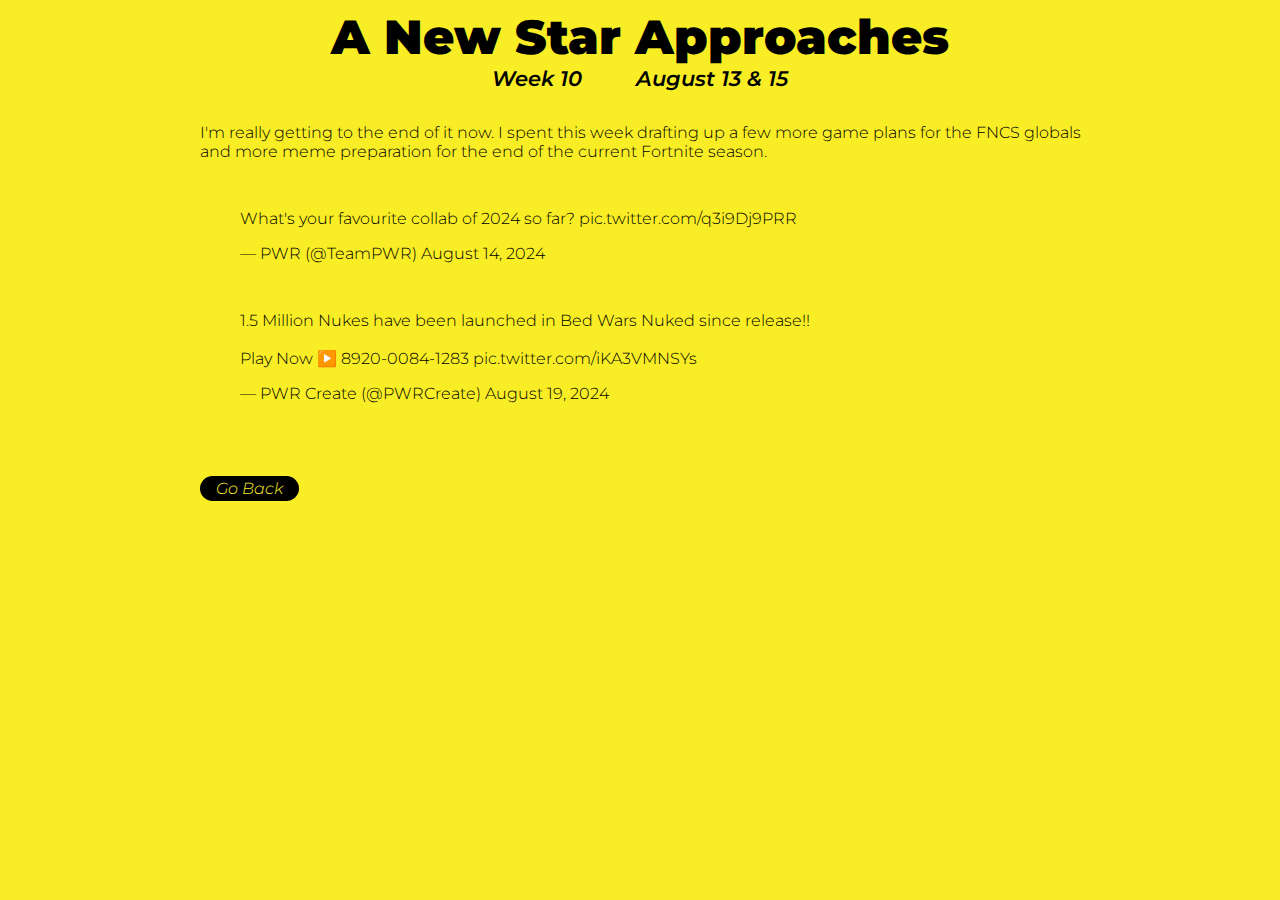
<file: 10.html>
<!DOCTYPE html>

<html lang="en">

    <head>

        <meta charset="utf-8" name="viewport" content="width=device-width, initial-scale=1.0">

        <link rel="stylesheet" type="text/css" href="/style.css">

        <link rel="preconnect" href="https://fonts.googleapis.com">
        <link rel="preconnect" href="https://fonts.gstatic.com" crossorigin>
        <link href="https://fonts.googleapis.com/css2?family=Montserrat:ital,wght@0,100..900;1,100..900&display=swap" rel="stylesheet">

        <title>Week 10 | Internship | James Dawson</title>
    </head>

    <body>

        <header>
            <span class="title">A New Star Approaches</span><br>
            <span class="subtitle">Week 10&nbsp;&nbsp;&nbsp;&nbsp;&nbsp;&nbsp;&nbsp;&nbsp; August 13 & 15</span>
        </header>

        <main>
            <p>
                I'm really getting to the end of it now. I spent this week drafting up a few more game plans for the FNCS globals and more meme preparation for the end of the current Fortnite season.

                <blockquote class="twitter-tweet"><p lang="en" dir="ltr">What&#39;s your favourite collab of 2024 so far? <a href="https://t.co/q3i9Dj9PRR">pic.twitter.com/q3i9Dj9PRR</a></p>&mdash; PWR (@TeamPWR) <a href="https://twitter.com/TeamPWR/status/1823720983359852676?ref_src=twsrc%5Etfw">August 14, 2024</a></blockquote> <script async src="https://platform.twitter.com/widgets.js" charset="utf-8"></script>
  
  <blockquote class="twitter-tweet"><p lang="en" dir="ltr">1.5 Million Nukes have been launched in Bed Wars Nuked since release!!<br><br>Play Now ▶️ 8920-0084-1283 <a href="https://t.co/iKA3VMNSYs">pic.twitter.com/iKA3VMNSYs</a></p>&mdash; PWR Create (@PWRCreate) <a href="https://twitter.com/PWRCreate/status/1825680524129837141?ref_src=twsrc%5Etfw">August 19, 2024</a></blockquote> <script async src="https://platform.twitter.com/widgets.js" charset="utf-8"></script>
              </p>


            <br><br><br>
            <a href="/index.html">
                <div class="tagItem backHover">
                    Go Back
                </div>
                </a>
        </main>



    </body>

</html>
</file>
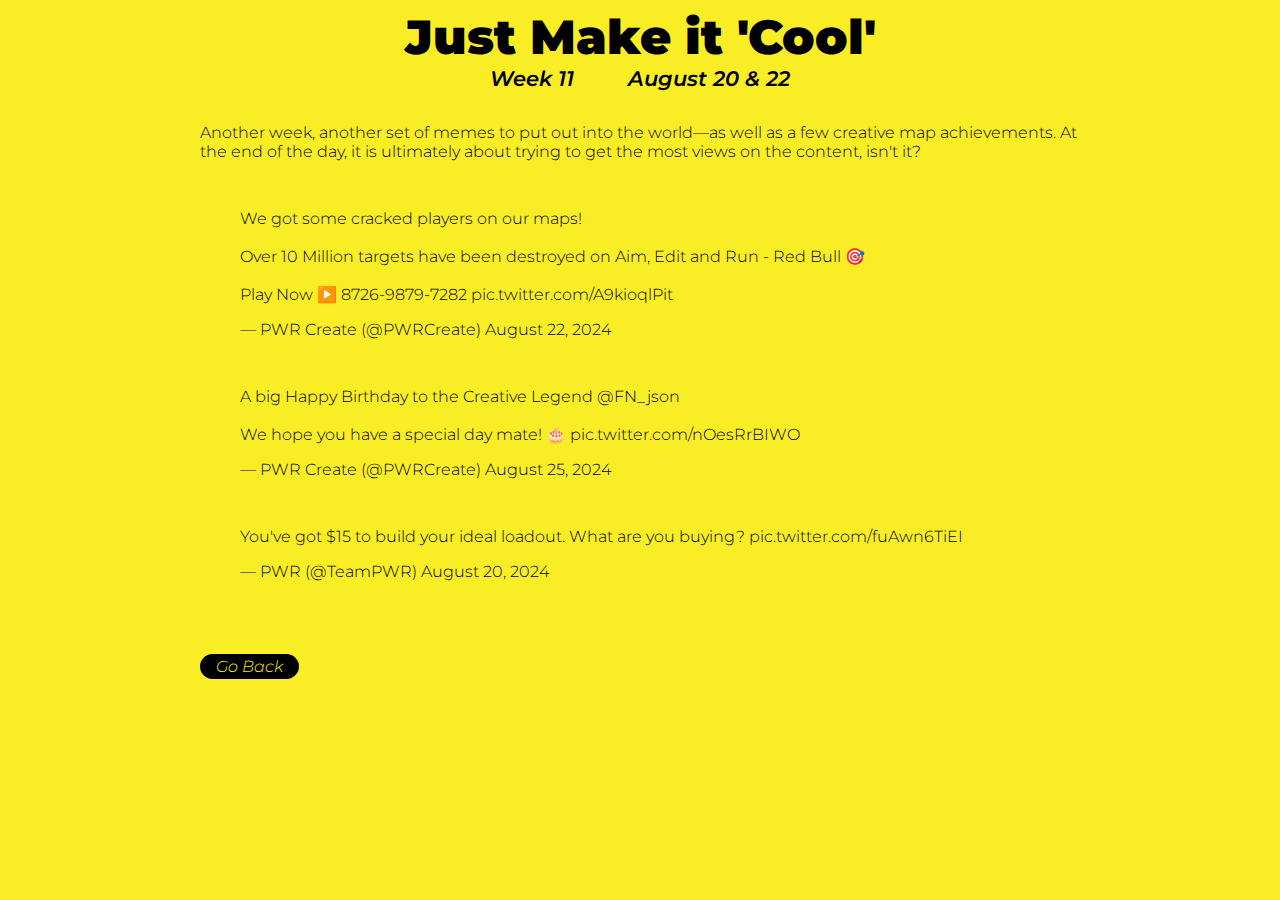
<file: 11.html>
<!DOCTYPE html>

<html lang="en">

    <head>

        <meta charset="utf-8" name="viewport" content="width=device-width, initial-scale=1.0">

        <link rel="stylesheet" type="text/css" href="/style.css">

        <link rel="preconnect" href="https://fonts.googleapis.com">
        <link rel="preconnect" href="https://fonts.gstatic.com" crossorigin>
        <link href="https://fonts.googleapis.com/css2?family=Montserrat:ital,wght@0,100..900;1,100..900&display=swap" rel="stylesheet">

        <title>Week 11 | Internship | James Dawson</title>
    </head>

    <body>

        <header>
            <span class="title">Just Make it 'Cool'</span><br>
            <span class="subtitle">Week 11&nbsp;&nbsp;&nbsp;&nbsp;&nbsp;&nbsp;&nbsp;&nbsp; August 20 & 22</span>
        </header>

        <main>
            <p>
                Another week, another set of memes to put out into the world—as well as a few creative map achievements. At the end of the day, it is ultimately about trying to get the most views on the content, isn't it?

                <blockquote class="twitter-tweet"><p lang="en" dir="ltr">We got some cracked players on our maps!<br><br>Over 10 Million targets have been destroyed on Aim, Edit and Run - Red Bull 🎯<br><br>Play Now ▶️ 8726-9879-7282 <a href="https://t.co/A9kioqlPit">pic.twitter.com/A9kioqlPit</a></p>&mdash; PWR Create (@PWRCreate) <a href="https://twitter.com/PWRCreate/status/1826759331116880084?ref_src=twsrc%5Etfw">August 22, 2024</a></blockquote> <script async src="https://platform.twitter.com/widgets.js" charset="utf-8"></script>
                <blockquote class="twitter-tweet"><p lang="en" dir="ltr">A big Happy Birthday to the Creative Legend <a href="https://twitter.com/FN_json?ref_src=twsrc%5Etfw">@FN_json</a> <br><br>We hope you have a special day mate! 🎂 <a href="https://t.co/nOesRrBIWO">pic.twitter.com/nOesRrBIWO</a></p>&mdash; PWR Create (@PWRCreate) <a href="https://twitter.com/PWRCreate/status/1827596763181813930?ref_src=twsrc%5Etfw">August 25, 2024</a></blockquote> <script async src="https://platform.twitter.com/widgets.js" charset="utf-8"></script>
                <blockquote class="twitter-tweet"><p lang="en" dir="ltr">You&#39;ve got $15 to build your ideal loadout. What are you buying? <a href="https://t.co/fuAwn6TiEI">pic.twitter.com/fuAwn6TiEI</a></p>&mdash; PWR (@TeamPWR) <a href="https://twitter.com/TeamPWR/status/1825895311128285436?ref_src=twsrc%5Etfw">August 20, 2024</a></blockquote> <script async src="https://platform.twitter.com/widgets.js" charset="utf-8"></script>            </p>


            <br><br><br>
            <a href="/index.html">
                <div class="tagItem backHover">
                    Go Back
                </div>
                </a>
        </main>



    </body>

</html>
</file>
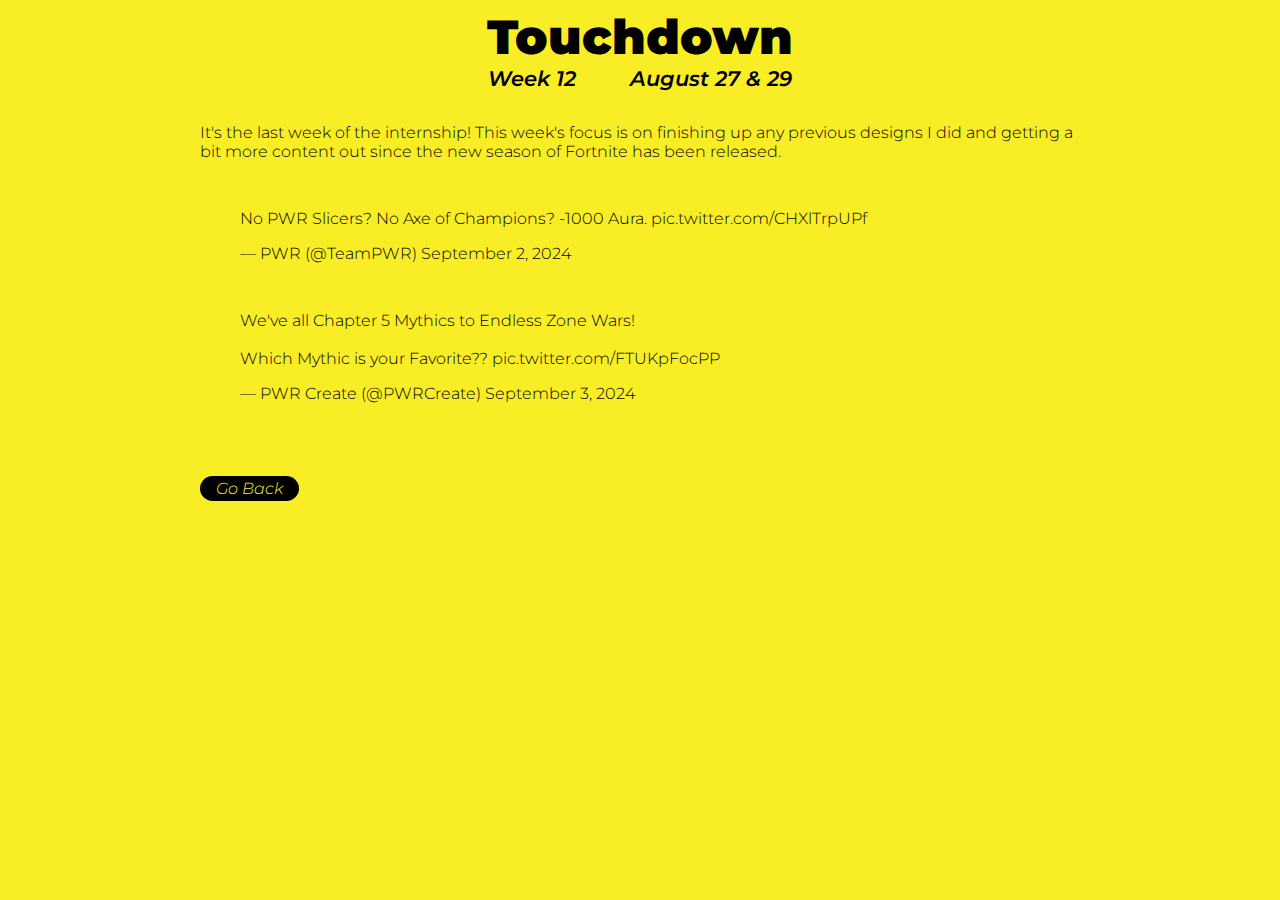
<file: 12.html>
<!DOCTYPE html>

<html lang="en">

    <head>

        <meta charset="utf-8" name="viewport" content="width=device-width, initial-scale=1.0">

        <link rel="stylesheet" type="text/css" href="/style.css">

        <link rel="preconnect" href="https://fonts.googleapis.com">
        <link rel="preconnect" href="https://fonts.gstatic.com" crossorigin>
        <link href="https://fonts.googleapis.com/css2?family=Montserrat:ital,wght@0,100..900;1,100..900&display=swap" rel="stylesheet">

        <title>Week 12 | Internship | James Dawson</title>
    </head>

    <body>

        <header>
            <span class="title">Touchdown</span><br>
            <span class="subtitle">Week 12&nbsp;&nbsp;&nbsp;&nbsp;&nbsp;&nbsp;&nbsp;&nbsp; August 27 & 29</span>
        </header>

        <main>
            <p>
                It's the last week of the internship! This week's focus is on finishing up any previous designs I did and getting a bit more content out since the new season of Fortnite has been released.

                <blockquote class="twitter-tweet"><p lang="en" dir="ltr">No PWR Slicers? No Axe of Champions? -1000 Aura. <a href="https://t.co/CHXlTrpUPf">pic.twitter.com/CHXlTrpUPf</a></p>&mdash; PWR (@TeamPWR) <a href="https://twitter.com/TeamPWR/status/1830606353011769587?ref_src=twsrc%5Etfw">September 2, 2024</a></blockquote> <script async src="https://platform.twitter.com/widgets.js" charset="utf-8"></script>
                <blockquote class="twitter-tweet"><p lang="en" dir="ltr">We&#39;ve all Chapter 5 Mythics to Endless Zone Wars!<br><br>Which Mythic is your Favorite?? <a href="https://t.co/FTUKpFocPP">pic.twitter.com/FTUKpFocPP</a></p>&mdash; PWR Create (@PWRCreate) <a href="https://twitter.com/PWRCreate/status/1830968740856451134?ref_src=twsrc%5Etfw">September 3, 2024</a></blockquote> <script async src="https://platform.twitter.com/widgets.js" charset="utf-8"></script>            </p>


            <br><br><br>
            <a href="/index.html">
                <div class="tagItem backHover">
                    Go Back
                </div>
                </a>
        </main>



    </body>

</html>
</file>
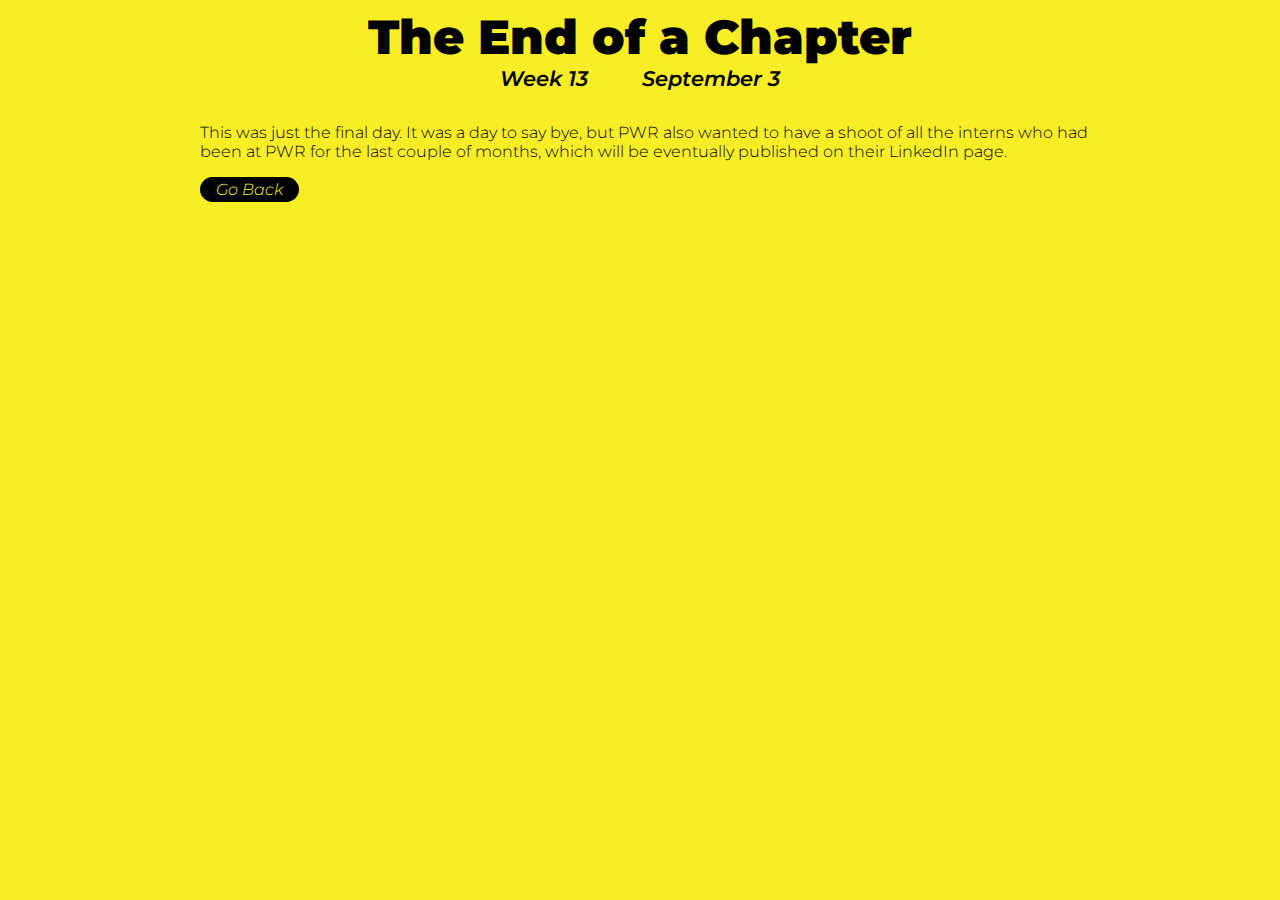
<file: 13.html>
<!DOCTYPE html>

<html lang="en">

    <head>

        <meta charset="utf-8" name="viewport" content="width=device-width, initial-scale=1.0">

        <link rel="stylesheet" type="text/css" href="/style.css">

        <link rel="preconnect" href="https://fonts.googleapis.com">
        <link rel="preconnect" href="https://fonts.gstatic.com" crossorigin>
        <link href="https://fonts.googleapis.com/css2?family=Montserrat:ital,wght@0,100..900;1,100..900&display=swap" rel="stylesheet">

        <title>Week 13 | Internship | James Dawson</title>
    </head>

    <body>

        <header>
            <span class="title">The End of a Chapter</span><br>
            <span class="subtitle">Week 13&nbsp;&nbsp;&nbsp;&nbsp;&nbsp;&nbsp;&nbsp;&nbsp; September 3</span>
        </header>

        <main>
            <p>
                This was just the final day. It was a day to say bye, but PWR also wanted to have a shoot of all the interns who had been at PWR for the last couple of months, which will be eventually published on their LinkedIn page.            </p>


            <br><br><br>
            <a href="/index.html">
                <div class="tagItem backHover">
                    Go Back
                </div>
                </a>
        </main>



    </body>

</html>
</file>
<file: style.css>
html{
    background-color: #F9ED25;
    color: #000000;
    text-decoration: none;
    font-family: "Montserrat", sans-serif;
    font-optical-sizing: auto;
    font-weight: 300;
    font-style: normal;
}


header{
    text-align: center;
}
.title{
    font-weight: 900;
    font-size: 3rem;
}

.infoContainer{
    display: flex;
    gap: 3vw;
    justify-content: center;
}

.infoItem{
    flex-grow: 1;
    font-weight: 500;
}

.infoName{
    order: 1;
}

.infoTitle{
    order: 2;
}

.infoHours{
    order: 3;
}

main{
    width: 70vw;
    margin-left: 15vw;
    padding-right: 15vw;
    display: flex;
    flex-wrap: wrap;
    flex-direction: row;
    padding-top: 1rem;
}

article {
    border-radius: 1rem;
    padding: 1rem;
    width: 70vw;
    flex-grow: 1;
}

article:hover{
    background-color: rgb(253, 205, 18);
}

a{
    color: inherit;
    text-decoration: inherit;
}

.tagContainer{
    display: flex;
    gap: 1rem;
}

.tagItem{
    background-color: #000000;
    color: #F9ED25;
    border-radius: 2rem;
    padding: 0.2rem;
    padding-left: 1rem;
    padding-right: 1rem;
    font-style: italic;
}

.subtitle{
    font-size: 1.3rem;
    font-weight: 600;
    font-style: italic;
}

.backHover:hover{
    background-color: rgb(37, 37, 37);
}

p{
    width: 100%;
}

@media screen and (max-width: 800px) {

    .infoName {
        order: 2;
        width: 100%;
    }

    .infoTitle{
        order: 1;
        width: 100%;
    }

    .infoContainer{
        flex-direction: column;
    }

    .scuff{
        display: none;
    }
}

/*
// <uniquifier>: Use a unique and descriptive class name
// <weight>: Use a value from 100 to 900

.montserrat-<uniquifier> {
  font-family: "Montserrat", sans-serif;
  font-optical-sizing: auto;
  font-weight: <weight>;
  font-style: normal;
}

*/
</file>
